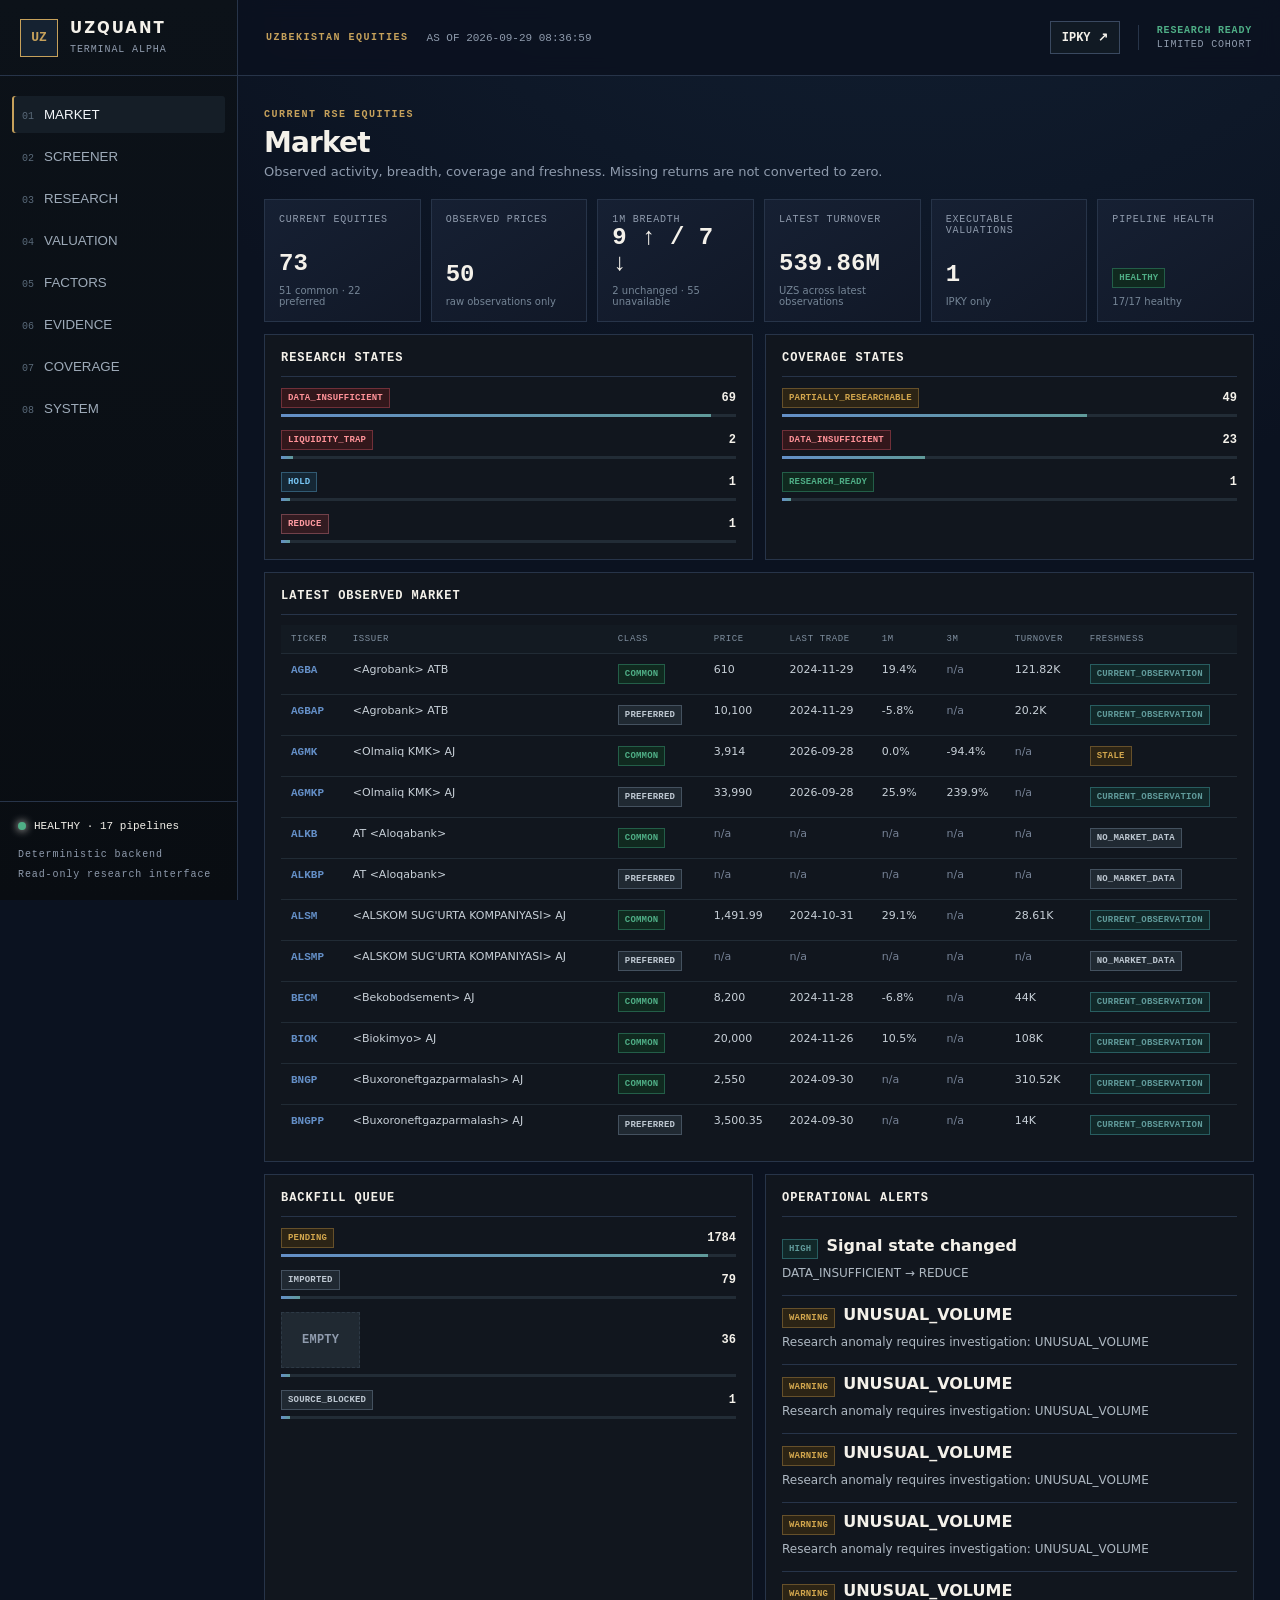
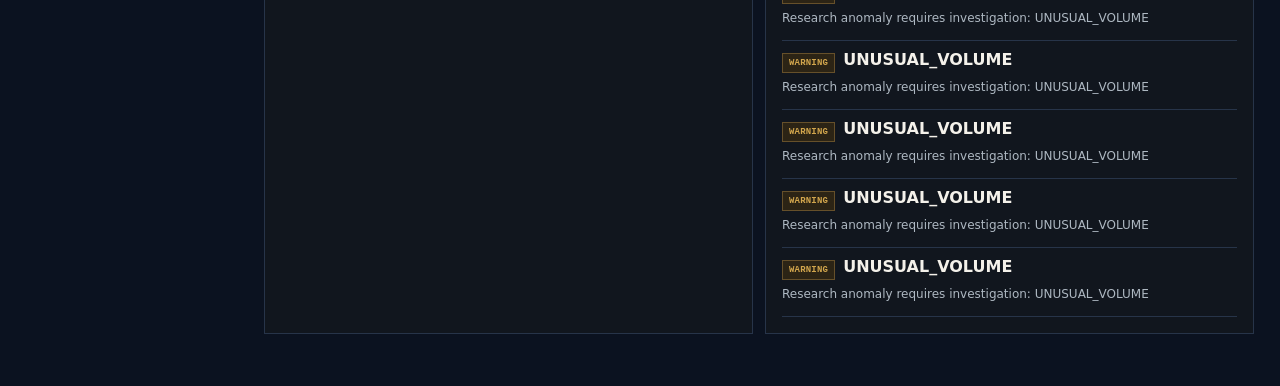
<file: site/index.html>
<!doctype html>
<html lang="en">
<head>
  <meta charset="utf-8">
  <meta name="viewport" content="width=device-width,initial-scale=1">
  <meta name="uzquant-static-snapshot" content="true">
  <meta name="color-scheme" content="dark">
  <title>UZQUANT Research Terminal</title>
  <link rel="stylesheet" href="./assets/styles.css">
</head>
<body>
  <aside class="sidebar">
    <div class="brand"><span class="brand-mark">UZ</span><div><strong>UZQUANT</strong><small>TERMINAL ALPHA</small></div></div>
    <nav aria-label="Primary navigation">
      <button class="nav-item active" data-view="market" aria-label="Market overview"><span>01</span>MARKET</button>
      <button class="nav-item" data-view="screener" aria-label="Market screener"><span>02</span>SCREENER</button>
      <button class="nav-item" data-view="research" aria-label="Security research"><span>03</span>RESEARCH</button>
      <button class="nav-item" data-view="valuation" aria-label="Valuation lab"><span>04</span>VALUATION</button>
      <button class="nav-item" data-view="factors"><span>05</span>FACTORS</button>
      <button class="nav-item" data-view="evidence" aria-label="Evidence lineage"><span>06</span>EVIDENCE</button>
      <button class="nav-item" data-view="coverage"><span>07</span>COVERAGE</button>
      <button class="nav-item" data-view="system" aria-label="System health"><span>08</span>SYSTEM</button>
    </nav>
    <div class="sidebar-foot">
      <div id="system-dot" class="system-state"><i></i><span>Connecting</span></div>
      <small>Deterministic backend<br>Read-only research interface</small>
    </div>
  </aside>
  <div class="workspace">
    <header class="topbar">
      <div><span class="eyebrow">UZBEKISTAN EQUITIES</span><span id="asof">AS OF —</span></div>
      <div class="top-actions"><button id="security-jump" class="ticker-button">IPKY ↗</button><span class="readiness">RESEARCH READY <b>LIMITED COHORT</b></span></div>
    </header>
    <main>
      <section id="content" aria-live="polite"><div class="loading">Loading canonical research records…</div></section>
    </main>
  </div>
  <script src="./assets/app.js"></script>
</body>
</html>
</file>
<file: site/assets/styles.css>
:root{color-scheme:dark;--bg:#0B1220;--rail:#0B1220;--panel:#111827;--panel2:#162033;--line:#273449;--line2:#3a4960;--text:#F4F1EA;--muted:#8F9BAD;--accent:#C6A15B;--green:#4FAE86;--amber:#D2A64D;--red:#C75B64;--blue:#648FC7;--cyan:#609A9A;--mono:ui-monospace,SFMono-Regular,Menlo,Monaco,Consolas,monospace;font-family:Inter,ui-sans-serif,system-ui,-apple-system,BlinkMacSystemFont,"Segoe UI",sans-serif;background:var(--bg);color:var(--text)}
*{box-sizing:border-box}body{margin:0;background:radial-gradient(circle at 70% -20%,#142438 0,transparent 36%),var(--bg);min-height:100vh}.sidebar{position:fixed;inset:0 auto 0 0;width:238px;background:linear-gradient(180deg,#0c1219,#090d12);border-right:1px solid var(--line);display:flex;flex-direction:column;z-index:10}.brand{height:76px;padding:17px 20px;display:flex;gap:12px;align-items:center;border-bottom:1px solid var(--line)}.brand-mark{width:38px;height:38px;display:grid;place-items:center;border:1px solid #49627b;color:#fff;font:600 13px var(--mono);background:#152231}.brand strong{display:block;letter-spacing:.13em;font-size:15px}.brand small,.sidebar-foot small{color:var(--muted);font:10px/1.5 var(--mono);letter-spacing:.09em}.sidebar nav{padding:20px 12px;display:grid;gap:5px}.nav-item{border:0;background:transparent;color:#9eabb9;text-align:left;padding:11px 10px;border-radius:3px;font-weight:500;cursor:pointer}.nav-item span{font:10px var(--mono);color:#596979;margin-right:10px}.nav-item:hover,.nav-item.active{background:#151e27;color:#f3f6f9}.nav-item.active{box-shadow:inset 2px 0 var(--blue)}.sidebar-foot{margin-top:auto;padding:18px;border-top:1px solid var(--line)}.system-state{display:flex;align-items:center;gap:8px;font:11px var(--mono);margin-bottom:10px}.system-state i{width:8px;height:8px;border-radius:50%;background:var(--muted);box-shadow:0 0 9px currentColor}.system-state i.healthy{background:var(--green)}.system-state i.failed,.system-state i.stale{background:var(--red)}.system-state i.degraded{background:var(--amber)}
.workspace{margin-left:238px;min-width:760px}.topbar{height:76px;padding:0 28px;display:flex;align-items:center;justify-content:space-between;border-bottom:1px solid var(--line);background:rgba(8,11,15,.88);backdrop-filter:blur(10px);position:sticky;top:0;z-index:8}.topbar>div{display:flex;align-items:center;gap:18px}.eyebrow{font:600 10px var(--mono);letter-spacing:.15em;color:var(--blue)}#asof{font:11px var(--mono);color:var(--muted)}.ticker-button{font:600 12px var(--mono);background:#111a24;border:1px solid var(--line2);color:var(--text);padding:8px 11px;cursor:pointer}.readiness{font:600 10px var(--mono);letter-spacing:.08em;color:var(--green);border-left:1px solid var(--line);padding-left:18px}.readiness b{display:block;color:var(--muted);font-weight:400;margin-top:3px}main{padding:22px 26px 50px;max-width:1700px;margin:auto}.policy-strip{padding:9px 12px;margin-bottom:20px;border:1px solid #5a482b;background:#19150f;color:#c9b98f;font:11px var(--mono)}.policy-strip b{color:var(--amber);margin-right:12px}.page-head{display:flex;justify-content:space-between;align-items:flex-end;margin:4px 0 20px}.page-head h1{font-size:28px;letter-spacing:-.03em;margin:5px 0}.page-head p{color:var(--muted);margin:0;max-width:760px;font-size:13px}.state-block{text-align:right}.state-block small{display:block;color:var(--muted);margin-top:7px}
.metric-grid{display:grid;grid-template-columns:repeat(6,minmax(145px,1fr));gap:10px;margin-bottom:12px}.metric{min-height:108px;border:1px solid var(--line);background:linear-gradient(145deg,var(--panel2),var(--panel));padding:14px;display:flex;flex-direction:column}.metric>span{font:10px var(--mono);letter-spacing:.08em;text-transform:uppercase;color:var(--muted)}.metric>strong{font:600 24px/1.1 var(--mono);margin:auto 0 7px}.metric small{color:#758596;font-size:10px}.split{display:grid;grid-template-columns:1fr 1fr;gap:12px;margin:12px 0}.panel{border:1px solid var(--line);background:rgba(17,23,30,.94);padding:16px;overflow:hidden}.panel.flush{padding:0}.panel>header{border-bottom:1px solid var(--line);padding-bottom:11px;margin-bottom:10px}.panel h2{margin:0;font:600 12px var(--mono);text-transform:uppercase;letter-spacing:.08em}.panel h3{font-size:12px;margin:18px 0 8px}
.badge{display:inline-flex;align-items:center;min-height:20px;padding:3px 6px;border:1px solid #44515f;background:#202932;color:#bdc7d1;font:600 9px var(--mono);letter-spacing:.02em;margin:1px 3px 1px 0;white-space:nowrap}.badge.healthy,.badge.available,.badge.research-ready,.badge.investable,.badge.succeeded,.badge.common,.badge.audited,.badge.ifrs,.badge.consolidated{border-color:#235e48;background:#10291f;color:var(--green)}.badge.failed,.badge.data-insufficient,.badge.valuation-insufficient,.badge.liquidity-trap,.badge.critical{border-color:#703039;background:#32171b;color:#ff9298}.badge.degraded,.badge.stale,.badge.low,.badge.partially-researchable,.badge.unavailable,.badge.pending,.badge.warning{border-color:#66502a;background:#2c2415;color:var(--amber)}.badge.reduce,.badge.high-liquidity-risk{border-color:#71414a;background:#321b21;color:#ff9ba1}.badge.hold,.badge.medium{border-color:#315a73;background:#152735;color:#77c5f4}.badge.high,.badge.current-observation{border-color:#285d60;background:#112829;color:var(--cyan)}.na{color:#748292;font-style:italic}
.table-wrap{overflow:auto;max-height:520px}table{width:100%;border-collapse:collapse;font-size:11px}th{position:sticky;top:0;background:#131a22;color:#8090a0;font:500 9px var(--mono);letter-spacing:.07em;text-transform:uppercase;z-index:1}th,td{text-align:left;padding:9px 10px;border-bottom:1px solid #212b35;vertical-align:top}td{color:#c8d0d8}td b{color:#edf1f5}td small{display:block;color:#718191;margin-top:4px;max-width:300px}tbody tr:hover{background:#151f29}.link-button{border:0;background:transparent;color:var(--blue);font:600 11px var(--mono);cursor:pointer;padding:0}.filter-panel{display:grid;grid-template-columns:1.5fr repeat(6,minmax(110px,1fr));gap:7px;margin-bottom:10px}.filter-panel input,.filter-panel select{min-width:0;background:#111820;border:1px solid var(--line2);color:var(--text);padding:9px;font:10px var(--mono)}.result-count{color:var(--muted);font:10px var(--mono);margin:9px 0}.warning-row{margin:-5px 0 14px}
.bar-list{display:grid;gap:12px}.bar-list>div>span{display:flex;justify-content:space-between;align-items:center}.bar-list>div>span b{font:600 12px var(--mono)}.bar-list>div>div{height:3px;background:#222c36;margin-top:5px}.bar-list i{display:block;height:100%;background:linear-gradient(90deg,var(--blue),var(--cyan))}.feed{border-bottom:1px solid var(--line);padding:9px 0}.feed p{margin:6px 0;color:#aeb8c2;font-size:12px}.feed small{color:var(--muted);font:9px var(--mono)}.price-chart{width:100%;height:220px}.price-chart path{fill:none;stroke:var(--blue);stroke-width:2;vector-effect:non-scaling-stroke}.price-chart line{stroke:#43515e}.price-chart text{fill:#697989;font:9px var(--mono)}.chart-note{color:var(--muted);font:9px var(--mono)}
.factor-grid{display:grid;grid-template-columns:repeat(5,1fr);gap:8px}.factor-card{border:1px solid var(--line);background:#10161d;padding:11px;min-height:128px}.factor-card.available{border-top:2px solid var(--green)}.factor-card.unavailable{border-top:2px solid #66502a}.factor-card>div{display:flex;justify-content:space-between;gap:5px}.factor-card>div>span{font-size:11px;font-weight:600}.factor-card>strong{display:block;font:600 22px var(--mono);margin:15px 0 8px}.factor-card p{color:var(--muted);font:9px/1.4 var(--mono);margin:0}.key-values{margin:0}.key-values div{display:flex;justify-content:space-between;gap:20px;border-bottom:1px solid var(--line);padding:9px 0}.key-values dt{color:var(--muted);font-size:11px}.key-values dd{margin:0;font:500 11px var(--mono);text-align:right}.decision strong{font:700 32px var(--mono);color:var(--red)}.decision p{color:var(--muted)}.risk-list{list-style:none;margin:0;padding:0}.risk-list li{margin-bottom:5px}
.valuation-hero{display:grid;grid-template-columns:repeat(3,1fr) 230px;border:1px solid var(--line);background:var(--panel);margin-bottom:12px}.valuation-hero>div{padding:22px;border-right:1px solid var(--line)}.valuation-hero span{display:block;color:var(--muted);font:10px var(--mono)}.valuation-hero strong{font:600 28px var(--mono);display:block;margin-top:10px}.valuation-hero .base{background:#152131;border-top:2px solid var(--blue)}.valuation-hero aside{padding:18px}.valuation-hero aside small{display:block;color:var(--muted);line-height:1.7;margin-top:10px}.sandbox-note{border:1px dashed #3a4a59;padding:16px;margin-top:12px;color:var(--muted)}.sandbox-note b{color:var(--text)}
.lineage-flow{display:flex;align-items:center;justify-content:center;gap:20px;padding:18px}.lineage-flow>i{font:22px var(--mono);color:var(--blue)}.node{border:1px solid var(--line2);background:#121b24;padding:15px;min-width:210px}.node small,.node span{display:block;color:var(--muted);font:9px var(--mono)}.node strong{font:600 20px var(--mono);display:block;margin:10px 0}.node.signal{border-color:#6d3a43}.empty{padding:20px;text-align:center;color:var(--muted);font-size:12px;border:1px dashed #2d3945}.loading{padding:80px;text-align:center;color:var(--muted);font:11px var(--mono)}code{font:9px var(--mono);color:#8ec6ff;word-break:break-all}a{color:var(--blue);text-decoration:none}.explain{color:var(--muted);font-size:11px}
@media(max-width:1200px){.metric-grid{grid-template-columns:repeat(3,1fr)}.factor-grid{grid-template-columns:repeat(2,1fr)}.filter-panel{grid-template-columns:repeat(3,1fr)}.valuation-hero{grid-template-columns:repeat(3,1fr)}.valuation-hero aside{grid-column:1/-1}.split{grid-template-columns:1fr}.lineage-flow{align-items:stretch}.node{min-width:0}}
.brand-mark,.eyebrow{color:var(--accent);border-color:var(--accent)}.nav-item.active{box-shadow:inset 2px 0 var(--accent)}.topbar{background:rgba(11,18,32,.92)}
.table-wrap.wide{max-height:650px}.table-wrap.wide table{min-width:2100px}th{cursor:default}.view-tabs{display:flex;gap:6px;flex-wrap:wrap;margin:0 0 10px}.view-tabs button,.selector button,.selector select{background:var(--panel2);border:1px solid var(--line2);color:var(--text);padding:8px 10px;font:10px var(--mono);cursor:pointer}.view-tabs button.active,.view-tabs button:hover{border-color:var(--accent);color:var(--accent)}.selector{display:flex;gap:6px}details summary{cursor:pointer;color:var(--accent);font:600 10px var(--mono)}details p{min-width:260px}.metric>strong,.key-values dd,td{font-variant-numeric:tabular-nums}.na{color:#778397;font-style:normal}.policy-strip{border-color:#604f31;background:#181710}.policy-strip b{color:var(--accent)}
</file>
